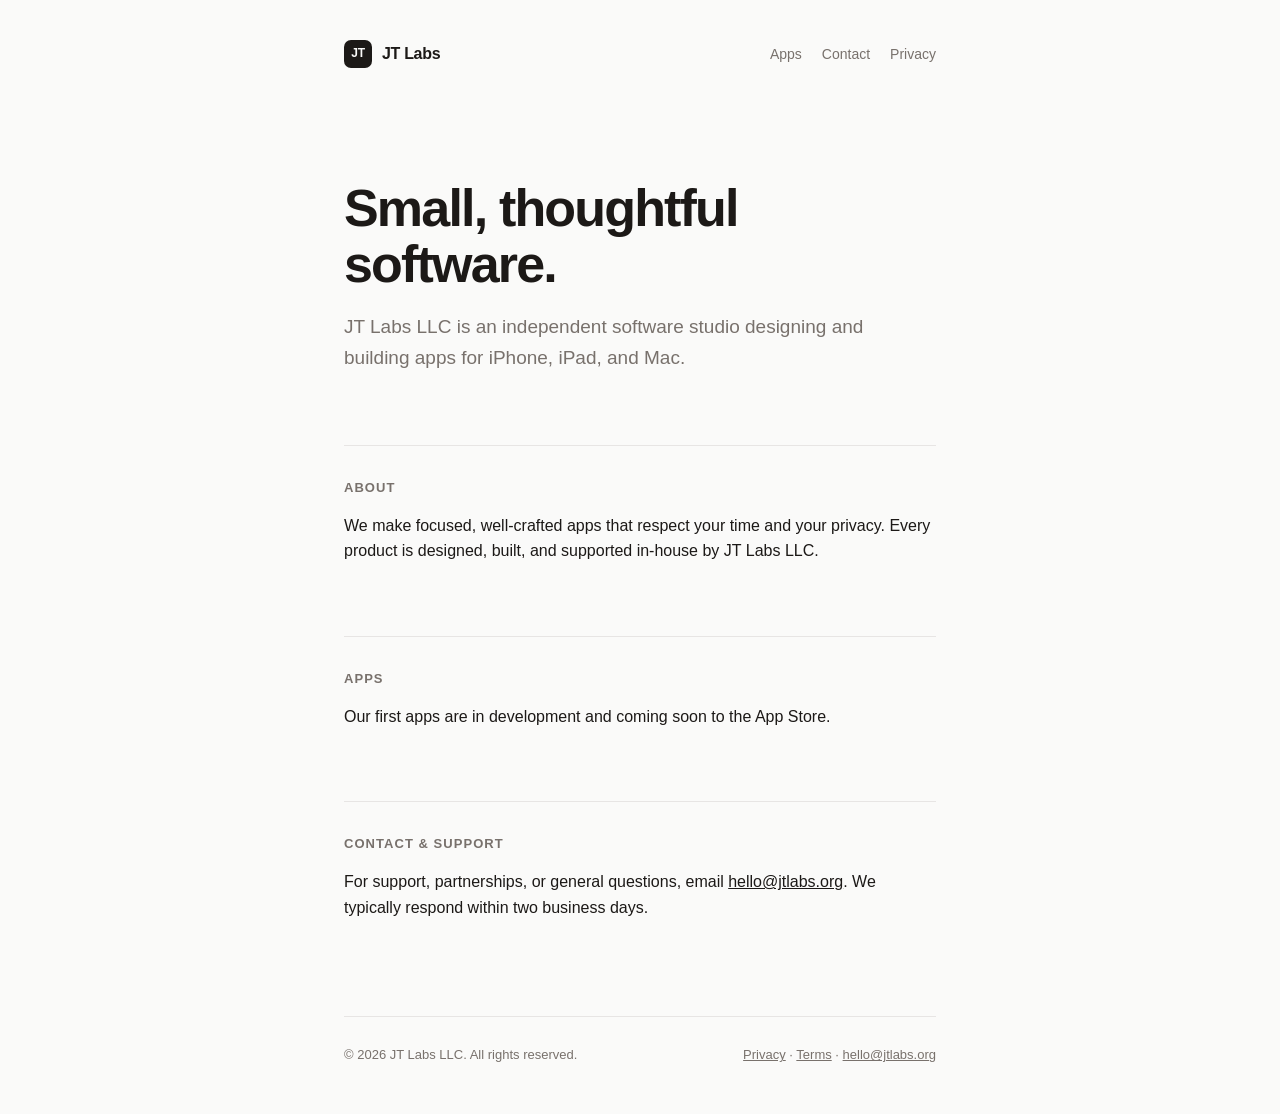
<file: index.html>
<!doctype html>
<html lang="en">
<head>
<meta charset="utf-8">
<meta name="viewport" content="width=device-width,initial-scale=1">
<title>JT Labs LLC</title>
<meta name="description" content="JT Labs LLC is an independent software studio building apps for iPhone, iPad, and Mac.">
<link rel="icon" href="/favicon.svg" type="image/svg+xml">
<link rel="stylesheet" href="/styles.css">
</head>
<body>
<div class="wrap">
<header>
  <a class="logo" href="/"><span class="mark">JT</span>JT Labs</a>
  <nav><a href="/#apps">Apps</a><a href="/#contact">Contact</a><a href="/privacy.html">Privacy</a></nav>
</header>
<main>
  <h1>Small, thoughtful software.</h1>
  <p class="lead">JT Labs LLC is an independent software studio designing and building apps for iPhone, iPad, and Mac.</p>

  <section id="about">
    <h2>About</h2>
    <p>We make focused, well-crafted apps that respect your time and your privacy. Every product is designed, built, and supported in-house by JT Labs LLC.</p>
  </section>

  <section id="apps">
    <h2>Apps</h2>
    <p>Our first apps are in development and coming soon to the App Store.</p>
  </section>

  <section id="contact">
    <h2>Contact &amp; Support</h2>
    <p>For support, partnerships, or general questions, email <a href="mailto:hello@jtlabs.org">hello@jtlabs.org</a>. We typically respond within two business days.</p>
  </section>
</main>
<footer>
  <span>&copy; 2026 JT Labs LLC. All rights reserved.</span>
  <span><a href="/privacy.html">Privacy</a> &middot; <a href="/terms.html">Terms</a> &middot; <a href="mailto:hello@jtlabs.org">hello@jtlabs.org</a></span>
</footer>
</div>
</body>
</html>
</file>
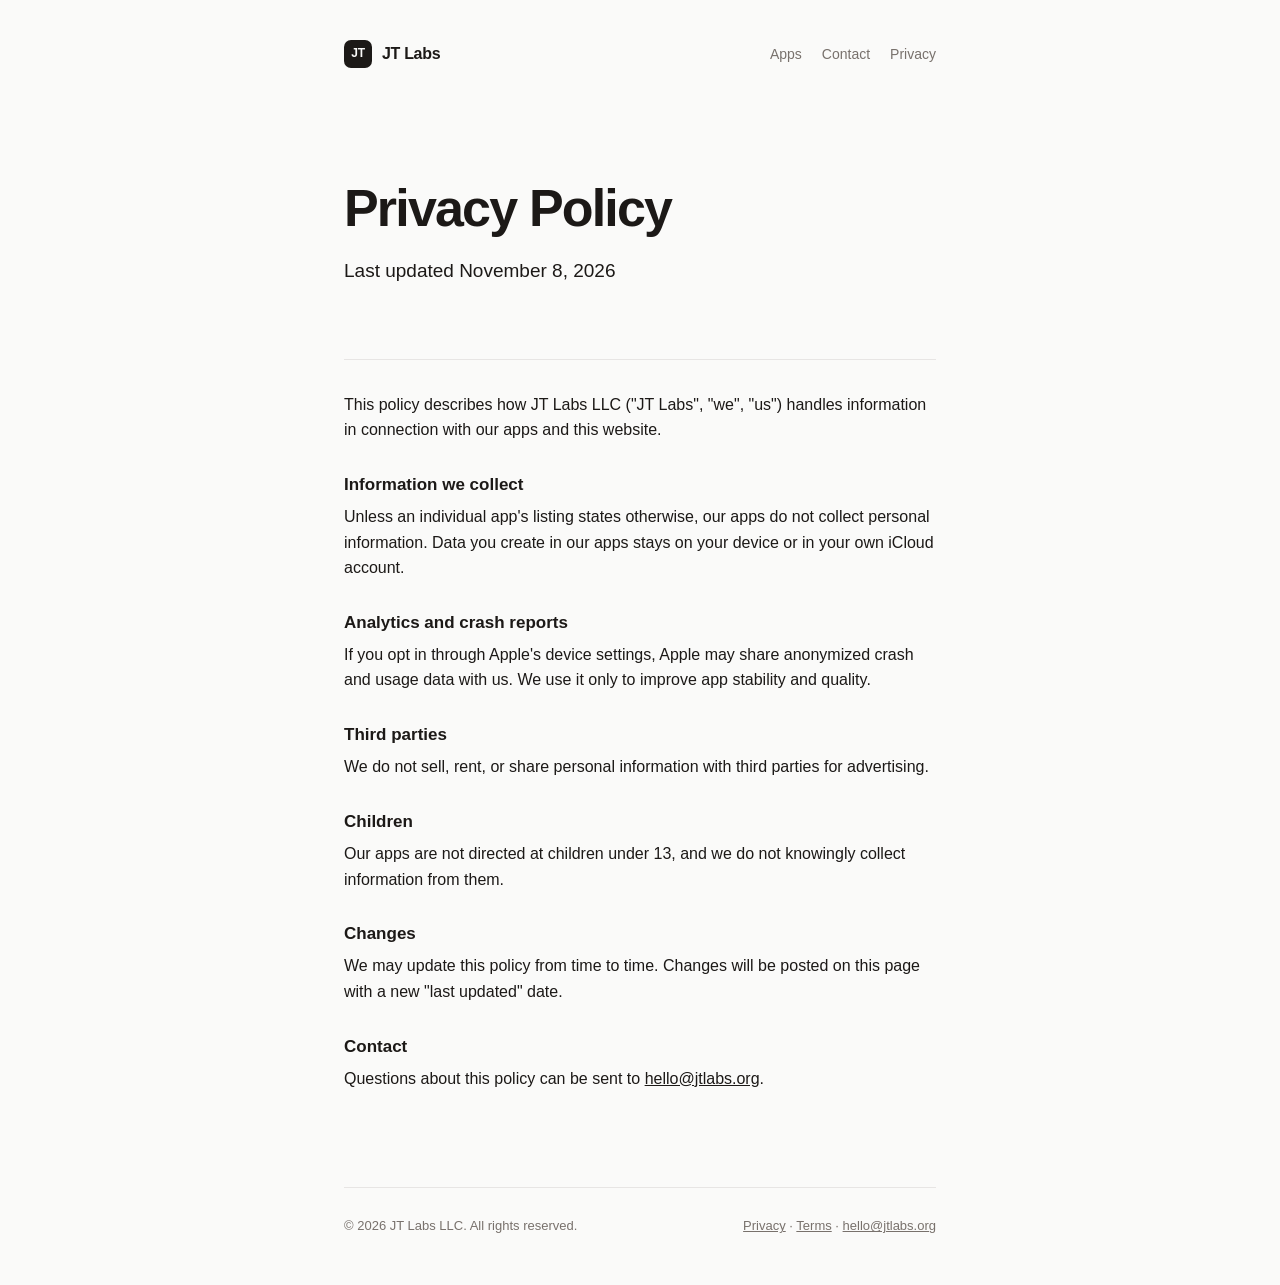
<file: privacy.html>
<!doctype html>
<html lang="en">
<head>
<meta charset="utf-8">
<meta name="viewport" content="width=device-width,initial-scale=1">
<title>Privacy Policy — JT Labs LLC</title>
<meta name="description" content="JT Labs LLC is an independent software studio building apps for iPhone, iPad, and Mac.">
<link rel="icon" href="/favicon.svg" type="image/svg+xml">
<link rel="stylesheet" href="/styles.css">
</head>
<body>
<div class="wrap">
<header>
  <a class="logo" href="/"><span class="mark">JT</span>JT Labs</a>
  <nav><a href="/#apps">Apps</a><a href="/#contact">Contact</a><a href="/privacy.html">Privacy</a></nav>
</header>
<main class="doc">
  <h1>Privacy Policy</h1>
  <p class="lead">Last updated November 8, 2026</p>
  <section>
    <p>This policy describes how JT Labs LLC ("JT Labs", "we", "us") handles information in connection with our apps and this website.</p>
    <h3>Information we collect</h3>
    <p>Unless an individual app's listing states otherwise, our apps do not collect personal information. Data you create in our apps stays on your device or in your own iCloud account.</p>
    <h3>Analytics and crash reports</h3>
    <p>If you opt in through Apple's device settings, Apple may share anonymized crash and usage data with us. We use it only to improve app stability and quality.</p>
    <h3>Third parties</h3>
    <p>We do not sell, rent, or share personal information with third parties for advertising.</p>
    <h3>Children</h3>
    <p>Our apps are not directed at children under 13, and we do not knowingly collect information from them.</p>
    <h3>Changes</h3>
    <p>We may update this policy from time to time. Changes will be posted on this page with a new "last updated" date.</p>
    <h3>Contact</h3>
    <p>Questions about this policy can be sent to <a href="mailto:hello@jtlabs.org">hello@jtlabs.org</a>.</p>
  </section>
</main>
<footer>
  <span>&copy; 2026 JT Labs LLC. All rights reserved.</span>
  <span><a href="/privacy.html">Privacy</a> &middot; <a href="/terms.html">Terms</a> &middot; <a href="mailto:hello@jtlabs.org">hello@jtlabs.org</a></span>
</footer>
</div>
</body>
</html>
</file>
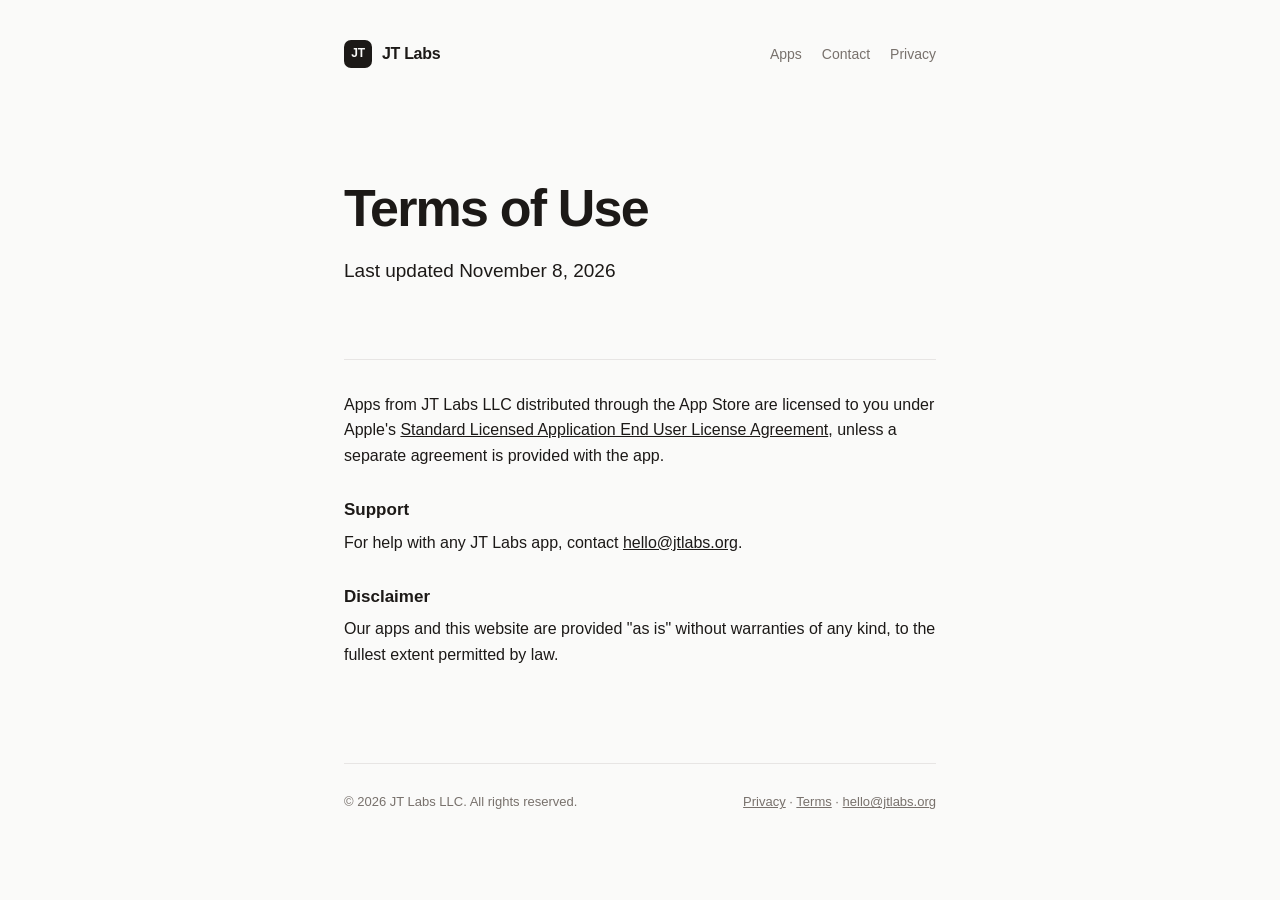
<file: terms.html>
<!doctype html>
<html lang="en">
<head>
<meta charset="utf-8">
<meta name="viewport" content="width=device-width,initial-scale=1">
<title>Terms of Use — JT Labs LLC</title>
<meta name="description" content="JT Labs LLC is an independent software studio building apps for iPhone, iPad, and Mac.">
<link rel="icon" href="/favicon.svg" type="image/svg+xml">
<link rel="stylesheet" href="/styles.css">
</head>
<body>
<div class="wrap">
<header>
  <a class="logo" href="/"><span class="mark">JT</span>JT Labs</a>
  <nav><a href="/#apps">Apps</a><a href="/#contact">Contact</a><a href="/privacy.html">Privacy</a></nav>
</header>
<main class="doc">
  <h1>Terms of Use</h1>
  <p class="lead">Last updated November 8, 2026</p>
  <section>
    <p>Apps from JT Labs LLC distributed through the App Store are licensed to you under Apple's <a href="https://www.apple.com/legal/internet-services/itunes/dev/stdeula/">Standard Licensed Application End User License Agreement</a>, unless a separate agreement is provided with the app.</p>
    <h3>Support</h3>
    <p>For help with any JT Labs app, contact <a href="mailto:hello@jtlabs.org">hello@jtlabs.org</a>.</p>
    <h3>Disclaimer</h3>
    <p>Our apps and this website are provided "as is" without warranties of any kind, to the fullest extent permitted by law.</p>
  </section>
</main>
<footer>
  <span>&copy; 2026 JT Labs LLC. All rights reserved.</span>
  <span><a href="/privacy.html">Privacy</a> &middot; <a href="/terms.html">Terms</a> &middot; <a href="mailto:hello@jtlabs.org">hello@jtlabs.org</a></span>
</footer>
</div>
</body>
</html>
</file>
<file: styles.css>
:root{--bg:#fafaf9;--fg:#1c1917;--muted:#78716c;--line:#e7e5e4;--accent:#1c1917}
@media (prefers-color-scheme:dark){:root{--bg:#0c0a09;--fg:#f5f5f4;--muted:#a8a29e;--line:#292524;--accent:#f5f5f4}}
*{box-sizing:border-box;margin:0}
body{background:var(--bg);color:var(--fg);font:16px/1.6 -apple-system,BlinkMacSystemFont,"Inter","Segoe UI",sans-serif;-webkit-font-smoothing:antialiased}
.wrap{max-width:640px;margin:0 auto;padding:0 24px}
header{padding:40px 0;display:flex;justify-content:space-between;align-items:center}
.logo{font-weight:700;letter-spacing:-.02em;color:var(--fg);text-decoration:none;display:flex;align-items:center;gap:10px}
.mark{width:28px;height:28px;border-radius:7px;background:var(--accent);color:var(--bg);display:grid;place-items:center;font-size:12px;font-weight:800}
nav a{color:var(--muted);text-decoration:none;margin-left:20px;font-size:14px}
nav a:hover{color:var(--fg)}
main{padding:72px 0 96px}
h1{font-size:clamp(36px,7vw,52px);line-height:1.08;letter-spacing:-.035em;font-weight:700}
.lead{color:var(--muted);font-size:19px;margin-top:20px;max-width:30em}
section{margin-top:72px;padding-top:32px;border-top:1px solid var(--line)}
h2{font-size:13px;text-transform:uppercase;letter-spacing:.08em;color:var(--muted);font-weight:600;margin-bottom:14px}
h3{font-size:17px;margin:28px 0 6px}
p+p{margin-top:12px}
a{color:var(--fg)}
.doc p,.doc li{color:var(--fg)}
.doc ul{padding-left:20px;margin-top:8px}
footer{border-top:1px solid var(--line);padding:28px 0 48px;color:var(--muted);font-size:13px;display:flex;justify-content:space-between;flex-wrap:wrap;gap:8px}
footer a{color:var(--muted)}
</file>
